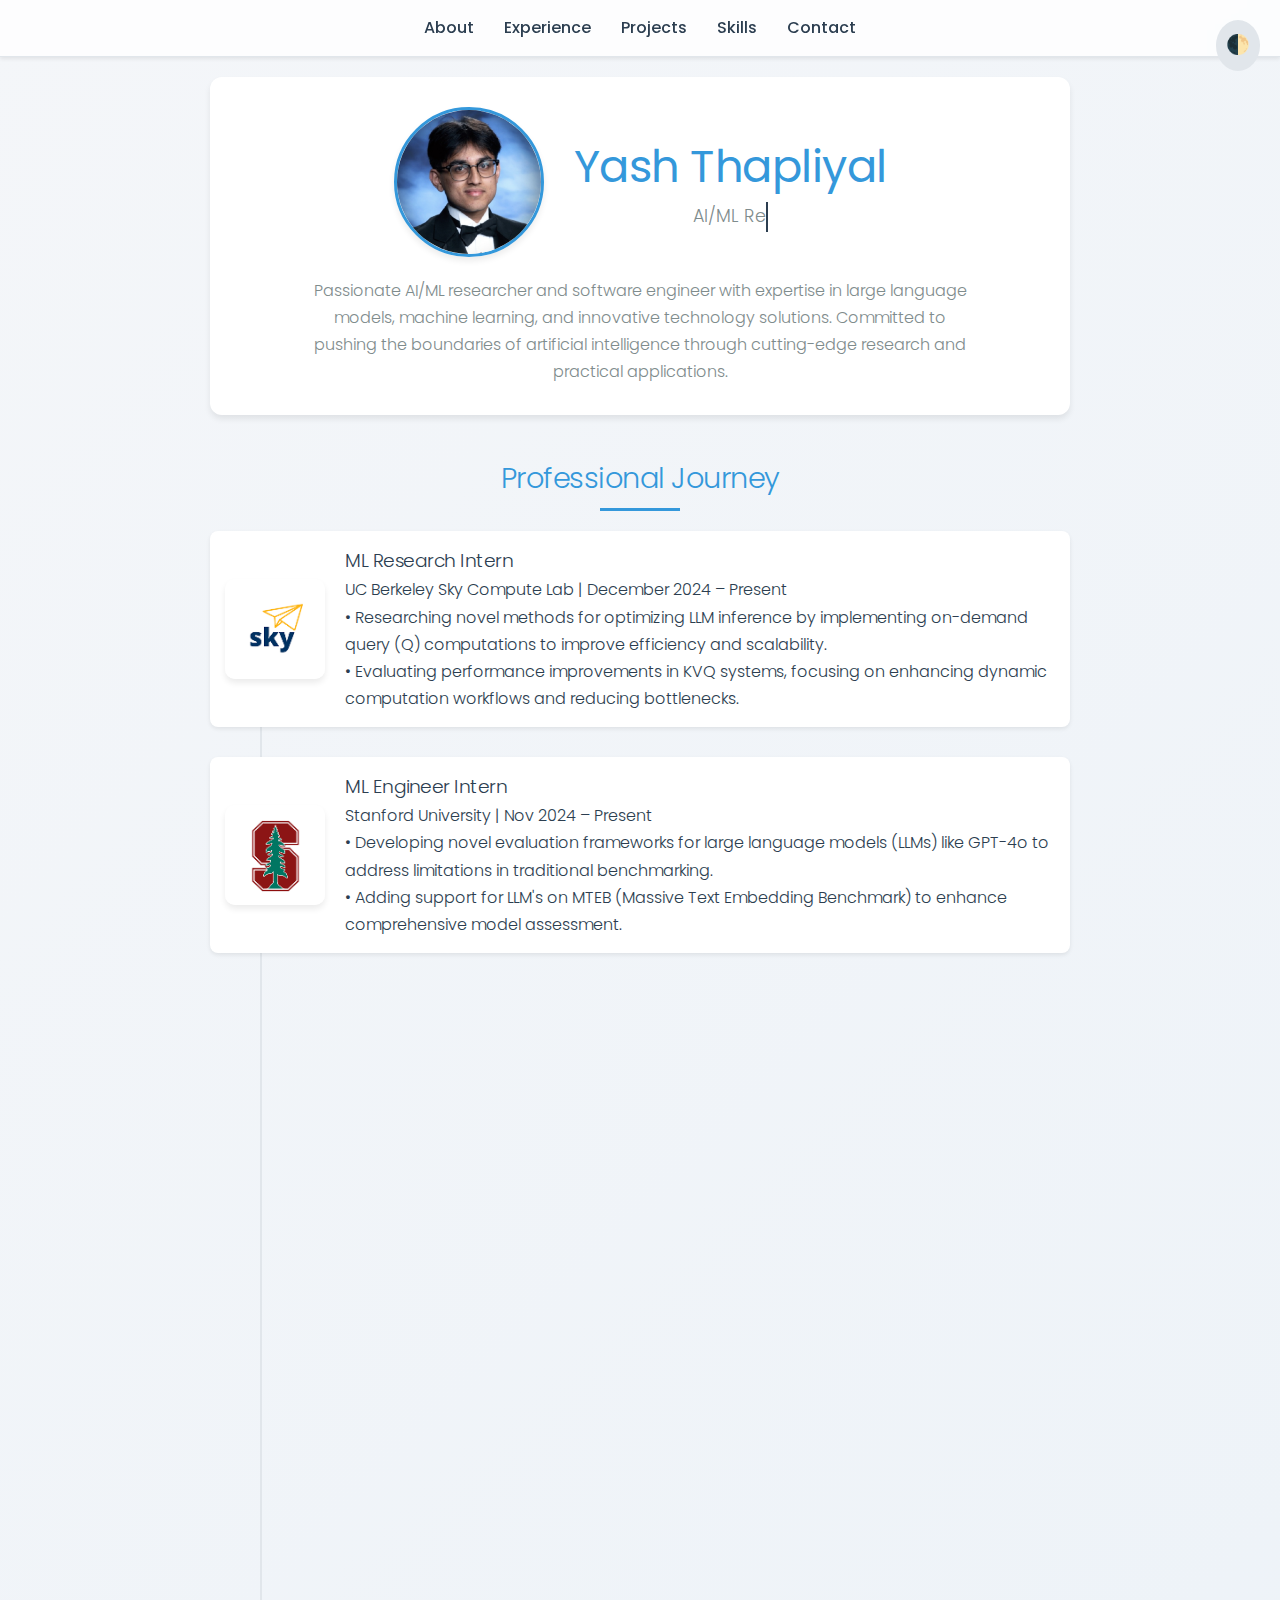
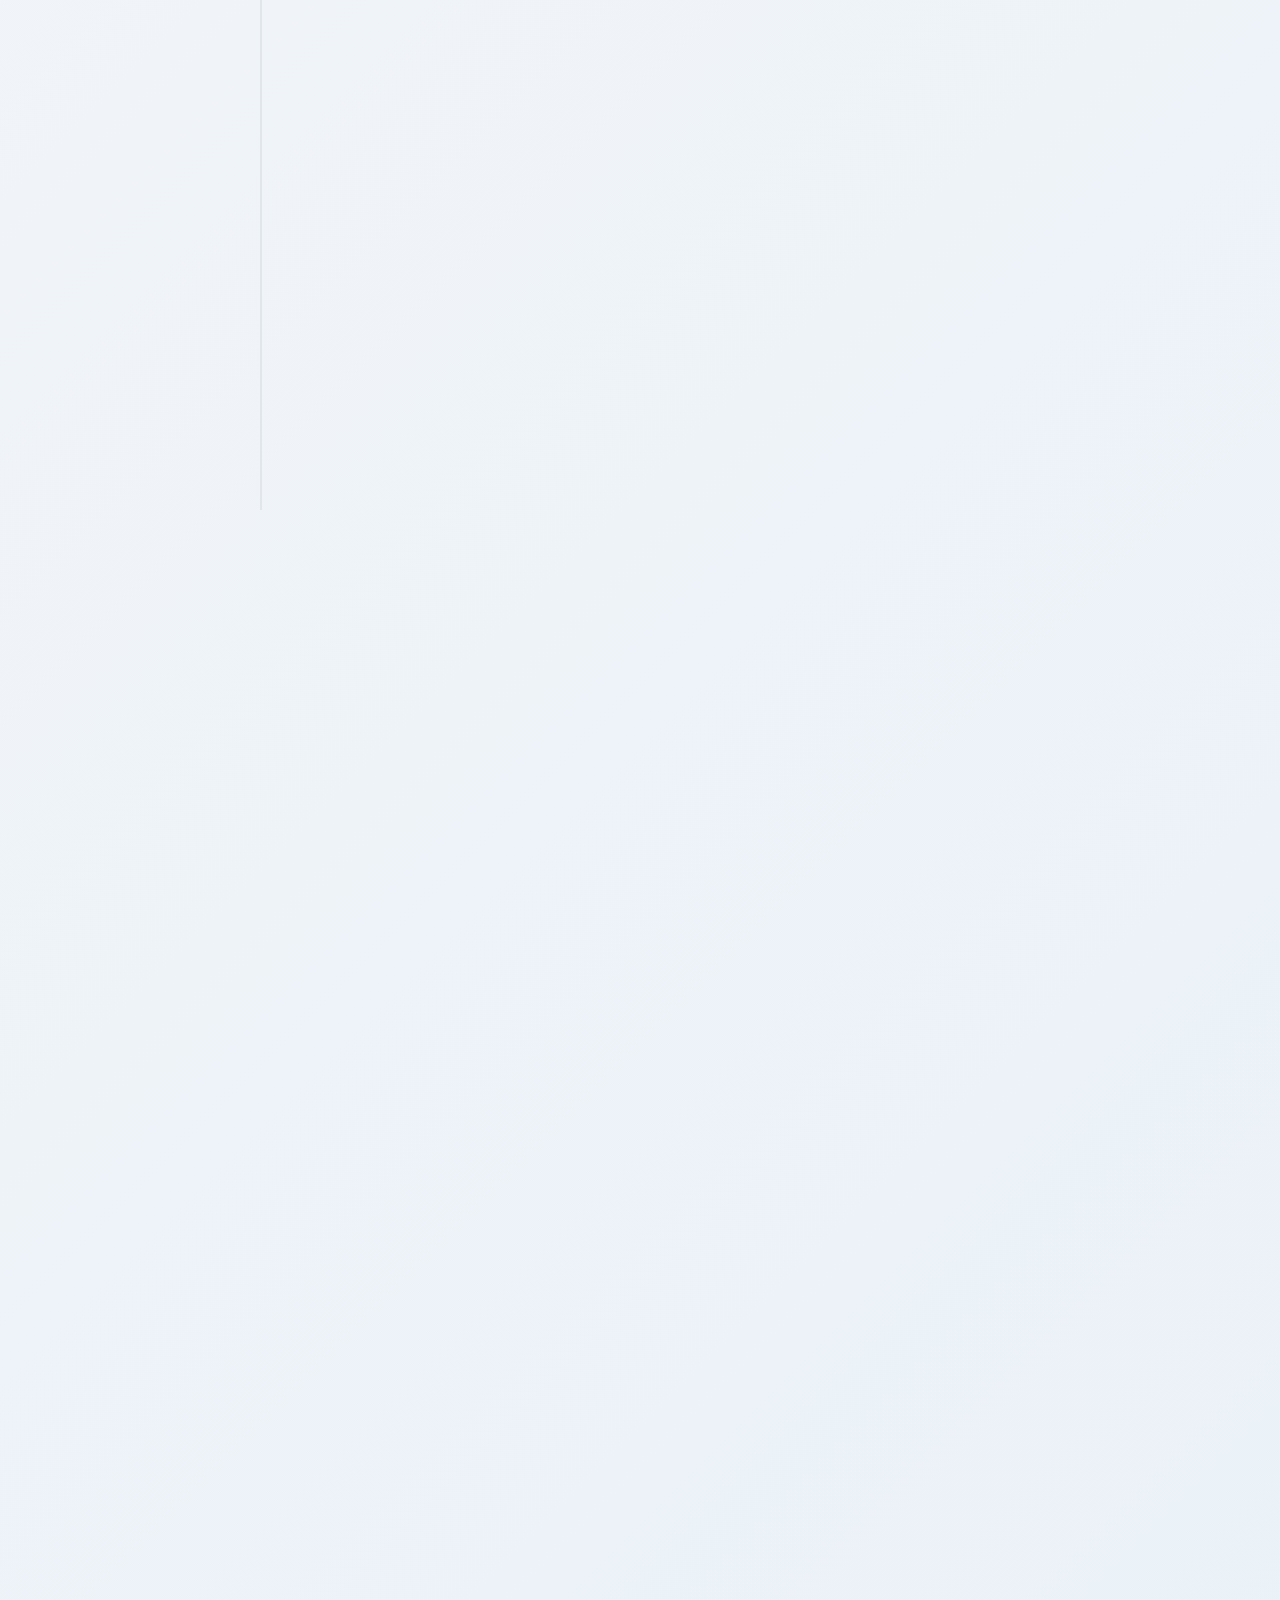
<file: index.html>
<html lang="en">
<head>
    <meta charset="UTF-8">
    <meta name="viewport" content="width=device-width, initial-scale=1.0">
    <title>Yash Thapliyal - Portfolio</title>
    <link href="https://fonts.googleapis.com/css2?family=Poppins:wght@300;400;600&family=Inter:wght@300;400;600&display=swap" rel="stylesheet">
    <link rel="stylesheet" href="styles.css">
</head>
<body>
    <div class="theme-toggle">
        <input type="checkbox" id="theme-switch" class="theme-switch-input">
        <label for="theme-switch" class="theme-switch-label">
            <span class="theme-switch-icon">🌓</span>
        </label>
    </div>

    <nav class="sticky-nav">
        <ul>
            <li><a href="#about" data-section="about">About</a></li>
            <li><a href="#experience" data-section="experience">Experience</a></li>
            <li><a href="#projects" data-section="projects">Projects</a></li>
            <li><a href="#skills" data-section="skills">Skills</a></li>
            <li><a href="#contact" data-section="contact">Contact</a></li>
        </ul>
    </nav>

    <div class="container">
        <section id="about" class="section about-section">
            <div class="section-content">
                <header class="header">
                    <div class="header-content">
                        <img src="headshot.jpg" alt="Professional Headshot" class="profile-image">
                        <div class="header-text">
                            <h1>Yash Thapliyal</h1>
                            <p class="tagline" id="typed-tagline">AI/ML Research & Software Engineer</p>
                        </div>
                    </div>
                    <div class="bio">
                        <p>Passionate AI/ML researcher and software engineer with expertise in large language models, machine learning, and innovative technology solutions. Committed to pushing the boundaries of artificial intelligence through cutting-edge research and practical applications.</p>
                    </div>
                </header>
            </div>
        </section>

        <section id="experience" class="section experience-section">
            <div class="section-content">
                <h2>Professional Journey</h2>
                <div class="timeline">
                    <div class="timeline-item" data-logo="berkeley.png">
                        <div class="timeline-logo">
                            <img src="berkeley.png" alt="UC Berkeley Logo">
                        </div>
                        <div class="timeline-content">
                            <h3>ML Research Intern</h3>
                            <p class="job-details">UC Berkeley Sky Compute Lab | December 2024 – Present</p>
                            <p>• Researching novel methods for optimizing LLM inference by implementing on-demand query (Q) computations to improve efficiency and scalability.</p>
                            <p>• Evaluating performance improvements in KVQ systems, focusing on enhancing dynamic computation workflows and reducing bottlenecks.</p>
                        </div>
                    </div>
                    <div class="timeline-item" data-logo="stanford.png">
                        <div class="timeline-logo">
                            <img src="stanford.png" alt="Stanford University Logo">
                        </div>
                        <div class="timeline-content">
                            <h3>ML Engineer Intern</h3>
                            <p class="job-details">Stanford University | Nov 2024 – Present</p>
                            <p>• Developing novel evaluation frameworks for large language models (LLMs) like GPT-4o to address limitations in traditional benchmarking.</p>
                            <p>• Adding support for LLM's on MTEB (Massive Text Embedding Benchmark) to enhance comprehensive model assessment.</p>
                        </div>
                    </div>
                    <div class="timeline-item" data-logo="Davis.png">
                        <div class="timeline-logo">
                            <img src="Davis.png" alt="UC Davis Logo">
                        </div>
                        <div class="timeline-content">
                            <h3>Research Intern</h3>
                            <p class="job-details">AIFS, University Of California, Davis | June 2023 – July 2024</p>
                            <p>• Conducting benchmarking and fine-tuning of Large Language Models (LLMs) against traditional machine learning models.</p>
                            <p>• Utilizing Python, PyTorch, and BioBert to enhance predictive models for assessing drug success through various trial stages in the pharmaceutical sector.</p>
                        </div>
                    </div>
                    <div class="timeline-item" data-logo="smartQED.png">
                        <div class="timeline-logo">
                            <img src="smartQED.png" alt="smartQED Logo">
                        </div>
                        <div class="timeline-content">
                            <h3>Project Lead</h3>
                            <p class="job-details">smartQED | April 2023 - December 2023</p>
                            <p>• Led a team in integrating an OpenAI GPT model into the company's core product, significantly enhancing its functionality and user engagement.</p>
                            <p>• Employed React JS, Flask, Python, and various APIs to implement effective solutions.</p>
                        </div>
                    </div>
                    <div class="timeline-item" data-logo="SJSU.png">
                        <div class="timeline-logo">
                            <img src="SJSU.png" alt="San Jose State University Logo">
                        </div>
                        <div class="timeline-content">
                            <h3>AI Researcher</h3>
                            <p class="job-details">San Jose State University | June 2023 – August 2023</p>
                            <p>• Researched the intersection of steganography and machine learning, utilizing TensorFlow to build a project that evaluated a neural network's data-hiding capabilities while achieving 90% accuracy.</p>
                        </div>
                    </div>
                    <div class="timeline-item" data-logo="smartQED.png">
                        <div class="timeline-logo">
                            <img src="smartQED.png" alt="smartQED Logo">
                        </div>
                        <div class="timeline-content">
                            <h3>AI/ML Software Engineer Intern</h3>
                            <p class="job-details">smartQED | July 2022 – April 2023</p>
                            <p>• Developed a summarization system for Stack Overflow data using a pre-trained transformer model.</p>
                            <p>• Implemented a customer data analysis dashboard using Java, MySQL, and Python.</p>
                            <p>• Created a custom Named Entity Recognition (NER) model for precise data classification and summarization.</p>
                            <p>• Applied Object-Oriented Programming (OOP) principles to enhance code quality and maintainability.</p>
                        </div>
                    </div>
                    <div class="timeline-item" data-logo="UCSF.png">
                        <div class="timeline-logo">
                            <img src="UCSF.png" alt="University Of California, San Francisco Logo">
                        </div>
                        <div class="timeline-content">
                            <h3>Software Engineer + Data Analyst Intern</h3>
                            <p class="job-details">University Of California, San Francisco | June 2022 – August 2022</p>
                            <p>• Developed a Python application to optimize yearly carbon emissions computations, analyzing survey data from over 6,600 staff and students.</p>
                            <p>• Utilized the Distance Matrix API and data visualization techniques to create an effective algorithm and present results.</p>
                        </div>
                    </div>
                </div>
            </div>
        </section>

        <section id="projects" class="section projects-section">
            <div class="section-content">
                <h2>Featured Projects</h2>
                <div class="projects-grid">
                    <div class="project-card">
                        <h3>GITA-GPT</h3>
                        <p>Developed an innovative AI-based question-answering system that leverages Retrieval-Augmented Generation (RAG) architecture and Meta's LLAMA LLM via the GROQ API for real-time inference on the teachings of the Bhagavad Gita. Integrated FAISS to ensure efficient vector search capabilities, enabling rapid and precise information retrieval.</p>
                        <div class="project-links">
                            <a href="https://github.com/YashDThapliyal/GITA-GPT" target="_blank">GitHub</a>
                        </div>
                    </div>
                    <div class="project-card">
                        <h3>meetGPT</h3>
                        <p>An award-winning AI-powered meeting assistant that streamlines workflows with features like meeting transcript summarization, AI-driven chat, name tracking, and automated email generation. Built with Streamlit and GPT-3.5-turbo, it won 2nd place at the Cisco CCE BridgeHacks Hackathon.</p>
                        <div class="project-links">
                            <a href="https://github.com/YashDThapliyal/meetGPT-team14" target="_blank">GitHub</a>
                        </div>
                    </div>
                    <div class="project-card">
                        <h3>GitHub Issue/PR Summarizer</h3>
                        <p>The GitHub PR/Issue Summarizer streamlines collaboration by generating concise summaries and actionable insights for pull requests and issues, including comments. It uses the GROQ API for summarization and securely retrieves data via the GitHub API, supporting private repositories and enhancing team productivity.</p>
                        <div class="project-links">
                            <a href="https://github.com/YashDThapliyal/IssuePRSummarizer" target="_blank">GitHub</a>
                        </div>
                    </div>
                </div>
            </div>
        </section>

        <section id="skills" class="section skills-section">
            <div class="section-content">
                <h2>Skills & Technologies</h2>
                <div class="skills-categories">
                    <div class="skill-category">
                        <h3>Technical Skills</h3>
                        <div class="skills-grid">
                            <span class="skill-tag">Python</span>
                            <span class="skill-tag">Machine Learning</span>
                            <span class="skill-tag">TensorFlow</span>
                            <span class="skill-tag">PyTorch</span>
                            <span class="skill-tag">React</span>
                            <span class="skill-tag">Flask</span>
                            <span class="skill-tag">Java</span>
                            <span class="skill-tag">SQL</span>
                        </div>
                    </div>
                    <div class="skill-category">
                        <h3>Soft Skills</h3>
                        <div class="skills-grid">
                            <span class="skill-tag">Research</span>
                            <span class="skill-tag">Communication</span>
                            <span class="skill-tag">Problem Solving</span>
                            <span class="skill-tag">Team Leadership</span>
                            <span class="skill-tag">Adaptability</span>
                        </div>
                    </div>
                </div>
            </div>
        </section>

        <footer id="contact" class="section contact-section">
            <div class="section-content">
                <h2>Let's Connect</h2>
                <div class="contact-links">
                    <a href="https://linkedin.com/in/yashdthapliyal" target="_blank" class="contact-link">LinkedIn</a>
                    <a href="https://github.com/YashDThapliyal" target="_blank" class="contact-link">GitHub</a>
                    <a href="mailto:yash.thapliyal@berkeley.edu" class="contact-link">Email</a>
                    <a href="https://twitter.com/YashDThapliyal" target="_blank" class="contact-link">Twitter</a>
                </div>
            </div>
        </footer>
    </div>

    <script src="script.js"></script>
</body>
</html>
</file>
<file: styles.css>
:root {
    /* Light Mode Colors */
    --background-color-light: #f4f6f9;
    --text-color-light: #2c3e50;
    --accent-color-light: #3498db;
    --secondary-text-light: #7f8c8d;
    --border-color-light: #e1e6eb;
    --card-background-light: #ffffff;
    --shadow-light-light: rgba(0, 0, 0, 0.08);

    /* Dark Mode Colors */
    --background-color-dark: #121212;
    --text-color-dark: #e0e0e0;
    --accent-color-dark: #4fc3f7;
    --secondary-text-dark: #b0b0b0;
    --border-color-dark: #333;
    --card-background-dark: #1e1e1e;
    --shadow-light-dark: rgba(255, 255, 255, 0.1);

    /* Default to Light Mode */
    --background-color: var(--background-color-light);
    --text-color: var(--text-color-light);
    --accent-color: var(--accent-color-light);
    --secondary-text: var(--secondary-text-light);
    --border-color: var(--border-color-light);
    --card-background: var(--card-background-light);
    --shadow-light: var(--shadow-light-light);
}

/* Dark Mode Styles */
body.dark-mode {
    --background-color: var(--background-color-dark);
    --text-color: var(--text-color-dark);
    --accent-color: var(--accent-color-dark);
    --secondary-text: var(--secondary-text-dark);
    --border-color: var(--border-color-dark);
    --card-background: var(--card-background-dark);
    --shadow-light: var(--shadow-light-dark);
}

* {
    margin: 0;
    padding: 0;
    box-sizing: border-box;
    transition: background-color 0.3s, color 0.3s;
}

body {
    font-family: 'Poppins', 'Inter', -apple-system, BlinkMacSystemFont, 'Segoe UI', Roboto, sans-serif;
    line-height: 1.6;
    background: linear-gradient(135deg, var(--background-color) 0%, color-mix(in srgb, var(--background-color) 95%, var(--accent-color)) 100%);
    color: var(--text-color);
    scroll-behavior: smooth;
}

.container {
    width: 100%;
    max-width: 900px;
    margin: 0 auto;
    padding: 20px;
}

.theme-toggle {
    position: fixed;
    top: 20px;
    right: 20px;
    z-index: 1000;
}

.theme-switch-input {
    display: none;
}

.theme-switch-label {
    cursor: pointer;
    background-color: var(--border-color);
    border-radius: 50%;
    padding: 10px;
    display: inline-block;
}

.theme-switch-icon {
    font-size: 1.2rem;
}

.section {
    opacity: 0;
    transform: translateY(30px);
    transition: opacity 0.8s ease, transform 0.8s ease;
}

.section.active {
    opacity: 1;
    transform: translateY(0);
}

.sticky-nav {
    position: sticky;
    top: 0;
    backdrop-filter: blur(10px);
    background-color: color-mix(in srgb, var(--card-background) 80%, transparent);
    z-index: 100;
    padding: 15px 0;
    border-bottom: 1px solid var(--border-color);
    box-shadow: 0 2px 4px var(--shadow-light);
    transition: transform 0.3s ease;
}

.sticky-nav ul {
    display: flex;
    justify-content: center;
    list-style: none;
    gap: 30px;
}

.sticky-nav a {
    text-decoration: none;
    color: var(--text-color);
    font-weight: 500;
    transition: all 0.3s ease;
    position: relative;
}

.sticky-nav a::after {
    content: '';
    position: absolute;
    width: 0;
    height: 2px;
    bottom: -5px;
    left: 50%;
    background-color: var(--accent-color);
    transition: all 0.3s ease;
}

.sticky-nav a:hover::after {
    width: 100%;
    left: 0;
}

.sticky-nav a:hover {
    color: var(--accent-color);
    transform: scale(1.05);
}

.header {
    text-align: center;
    margin-bottom: 40px;
    padding: 30px 0;
    background-color: var(--card-background);
    border-radius: 12px;
    box-shadow: 0 4px 6px var(--shadow-light);
}

.header-content {
    display: flex;
    justify-content: center;
    align-items: center;
    gap: 30px;
    margin-bottom: 20px;
}

.profile-image {
    width: 150px;
    height: 150px;
    border-radius: 50%;
    object-fit: cover;
    border: 3px solid var(--accent-color);
    box-shadow: 0 4px 6px var(--shadow-light);
}

.header-text h1 {
    font-size: 2.8rem;
    font-weight: 400;
    color: var(--accent-color);
}

.tagline {
    color: var(--secondary-text);
    font-size: 1.1rem;
}

.bio {
    max-width: 700px;
    margin: 0 auto;
    text-align: center;
    color: var(--secondary-text);
    padding: 0 20px;
}

h1, h2, h3 {
    font-weight: 300;
    letter-spacing: -0.5px;
}

h2 {
    font-size: 1.8rem;
    margin-bottom: 30px;
    text-align: center;
    position: relative;
    color: var(--accent-color);
}

h2::after {
    content: '';
    position: absolute;
    bottom: -10px;
    left: 50%;
    transform: translateX(-50%);
    width: 80px;
    height: 3px;
    background-color: var(--accent-color);
}

p {
    line-height: 1.7;
    font-weight: 300;
}

.timeline {
    position: relative;
}

.timeline::before {
    content: '';
    position: absolute;
    left: 50px;
    top: 0;
    bottom: 0;
    width: 2px;
    background-color: var(--border-color);
}

.timeline-item {
    display: flex;
    align-items: center;
    opacity: 0;
    transform: scale(0.9);
    transition: all 0.6s cubic-bezier(0.165, 0.84, 0.44, 1);
    margin-bottom: 30px;
    padding-left: 20px;
    background-color: var(--card-background);
    border-radius: 8px;
    box-shadow: 0 2px 4px var(--shadow-light);
    padding: 15px;
}

.timeline-item.reveal {
    opacity: 1;
    transform: scale(1);
}

.timeline-logo {
    width: 100px;
    height: 100px;
    margin-right: 20px;
    flex-shrink: 0;
}

.timeline-logo img {
    width: 100%;
    height: 100%;
    object-fit: contain;
    border-radius: 10px;
    box-shadow: 0 4px 6px var(--shadow-light);
}

.projects-grid {
    display: grid;
    grid-template-columns: repeat(auto-fit, minmax(300px, 1fr));
    gap: 20px;
}

.project-card {
    background-color: var(--card-background);
    border: 1px solid var(--border-color);
    padding: 20px;
    border-radius: 12px;
    box-shadow: 0 4px 6px var(--shadow-light);
    transition: all 0.4s ease;
    will-change: transform, box-shadow;
}

.project-card:hover {
    transform: translateY(-10px) rotate(1deg);
    box-shadow: 0 15px 30px rgba(0,0,0,0.1);
}

.project-card h3 {
    margin-bottom: 10px;
    color: var(--accent-color);
}

.project-links {
    margin-top: 15px;
    display: flex;
    gap: 15px;
}

.project-links a {
    text-decoration: none;
    color: var(--accent-color);
    font-weight: 500;
    transition: color 0.3s ease;
}

.project-links a:hover {
    color: #2e6da4;
}

.skills-categories {
    display: grid;
    grid-template-columns: 1fr 1fr;
    gap: 30px;
}

.skill-category h3 {
    margin-bottom: 15px;
    text-align: center;
}

.skills-grid {
    display: flex;
    flex-wrap: wrap;
    justify-content: center;
    gap: 10px;
}

.skill-tag {
    background-color: var(--border-color);
    padding: 5px 10px;
    border-radius: 20px;
    font-size: 0.9rem;
}

.contact {
    text-align: center;
    margin-top: 40px;
}

.contact-links {
    display: flex;
    justify-content: center;
    gap: 20px;
    margin-top: 20px;
}

.contact-link {
    text-decoration: none;
    color: var(--text-color);
    font-weight: 500;
    transition: color 0.3s ease;
}

.contact-link:hover {
    color: var(--accent-color);
}

#typed-tagline {
    min-height: 1.5em;  
    display: inline-block;
    border-right: 2px solid var(--text-color);
    animation: blink-caret 0.7s step-end infinite;
}

@keyframes blink-caret {
    from, to { border-color: transparent; }
    50% { border-color: var(--text-color); }
}

@keyframes subtleFloat {
    0%, 100% { transform: translateY(0); }
    50% { transform: translateY(-10px); }
}

@media (max-width: 768px) {
    .header-content {
        flex-direction: column;
    }

    .skills-categories {
        grid-template-columns: 1fr;
    }

    .sticky-nav ul {
        flex-direction: column;
        align-items: center;
    }

    .theme-toggle {
        top: 10px;
        right: 10px;
    }
}
</file>
